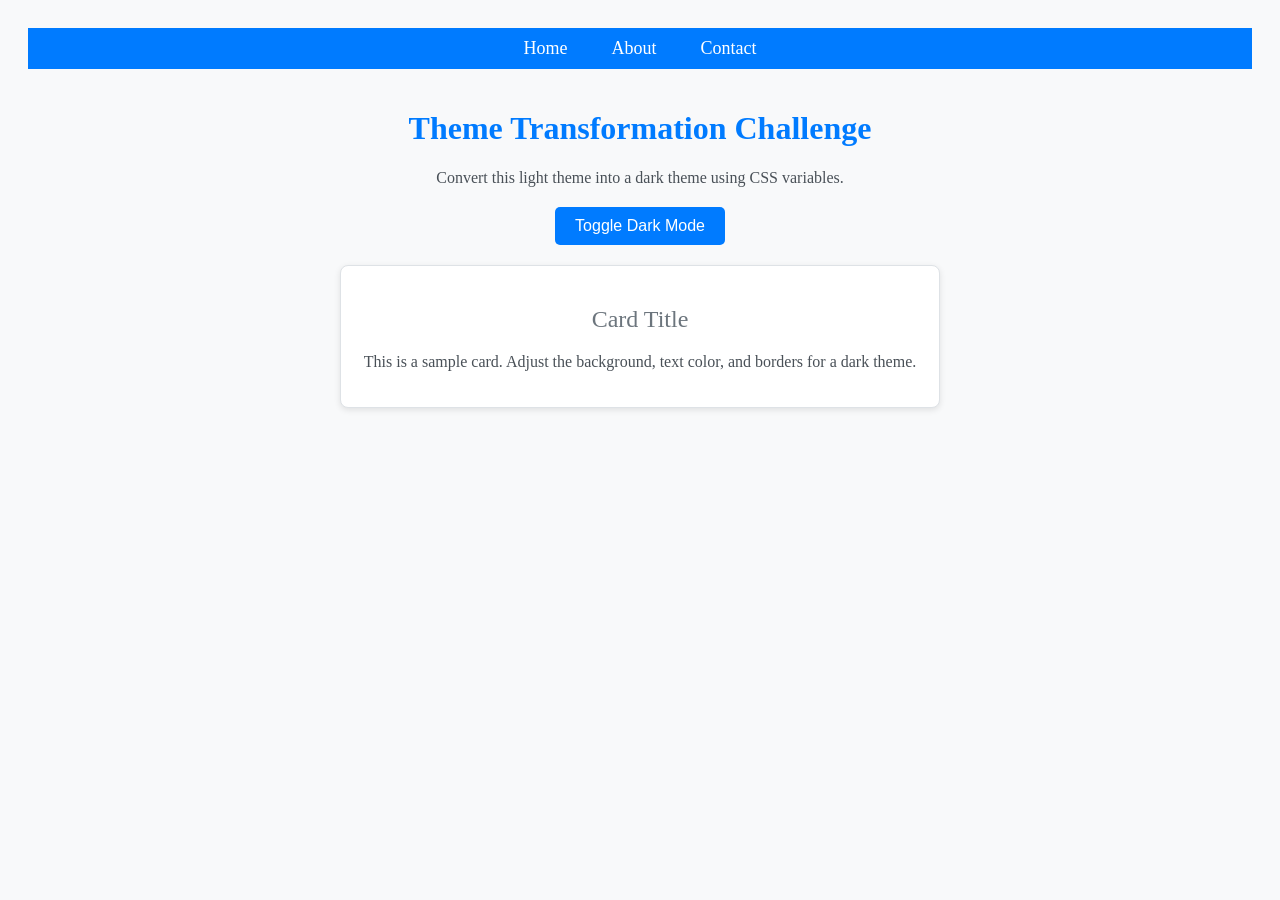
<file: 1_theme_transformation/assets/index.html>
<!DOCTYPE html>
<html lang="en">
<head>
    <meta charset="UTF-8">
    <meta name="viewport" content="width=device-width, initial-scale=1.0">
    <title>Theme Transformation Challenge</title>
    <style>
        :root {
            --bg-color: #f8f9fa;
            --text-color: #343a40;
            --card-bg: #ffffff;
            --card-border: #dee2e6;
            --primary-color: #007bff;
            --secondary-color: #6c757d;
            --accent-color: #495057;
        }

        [data-theme="dark"] {
            --bg-color: #343a40;
            --text-color: #f8f9fa;
            --card-bg: #495057;
            --card-border: #6c757d;
            --primary-color: #17a2b8;
            --secondary-color: #adb5bd;
            --accent-color: #e9ecef;
        }

        body {
            background-color: var(--bg-color);
            color: var(--text-color);
            font-family: 'Georgia', serif;
            text-align: center;
            padding: 20px;
        }

        .navbar {
            background-color: var(--primary-color);
            padding: 10px 0;
            text-align: center;
        }

        .navbar a {
            color: white;
            text-decoration: none;
            padding: 10px 20px;
            font-size: 18px;
        }

        .navbar a:hover {
            background-color: var(--secondary-color);
            border-radius: 5px;
        }

        .container {
            max-width: 600px;
            margin: 0 auto;
            padding-top: 20px;
        }

        .toggle-container {
            margin: 20px 0;
        }

        .toggle-button {
            background-color: var(--primary-color);
            color: white;
            border: none;
            padding: 10px 20px;
            font-size: 16px;
            cursor: pointer;
            border-radius: 5px;
            transition: background 0.3s ease;
        }

        .toggle-button:hover {
            background-color: var(--secondary-color);
        }

        h1 {
            color: var(--primary-color);
            font-weight: bold;
        }

        p {
            color: var(--accent-color);
        }

        .card {
            background-color: var(--card-bg);
            border: 1px solid var(--card-border);
            padding: 20px;
            margin: 20px 0;
            border-radius: 8px;
            box-shadow: 0px 2px 6px rgba(0, 0, 0, 0.1);
            transition: all 0.3s ease-in-out;
        }

        .card:hover {
            transform: scale(1.02);
            border-color: var(--primary-color);
            box-shadow: 0px 2px 10px rgba(0, 123, 255, 0.2);
        }

        h2 {
            color: var(--secondary-color);
            font-weight: normal;
        }
    </style>
</head>
<body>
    <div class="navbar">
        <a href="#">Home</a>
        <a href="#">About</a>
        <a href="#">Contact</a>
    </div>
    <div class="container">
        <h1>Theme Transformation Challenge</h1>
        <p>Convert this light theme into a dark theme using CSS variables.</p>
        
        <div class="toggle-container">
            <button class="toggle-button" onclick="toggleTheme()">Toggle Dark Mode</button>
        </div>
        
        <div class="card">
            <h2>Card Title</h2>
            <p>This is a sample card. Adjust the background, text color, and borders for a dark theme.</p>
        </div>
    </div>
    
    <script>
        function toggleTheme() {
            //write your code here 
        }
    </script>
</body>
</html>
</file>
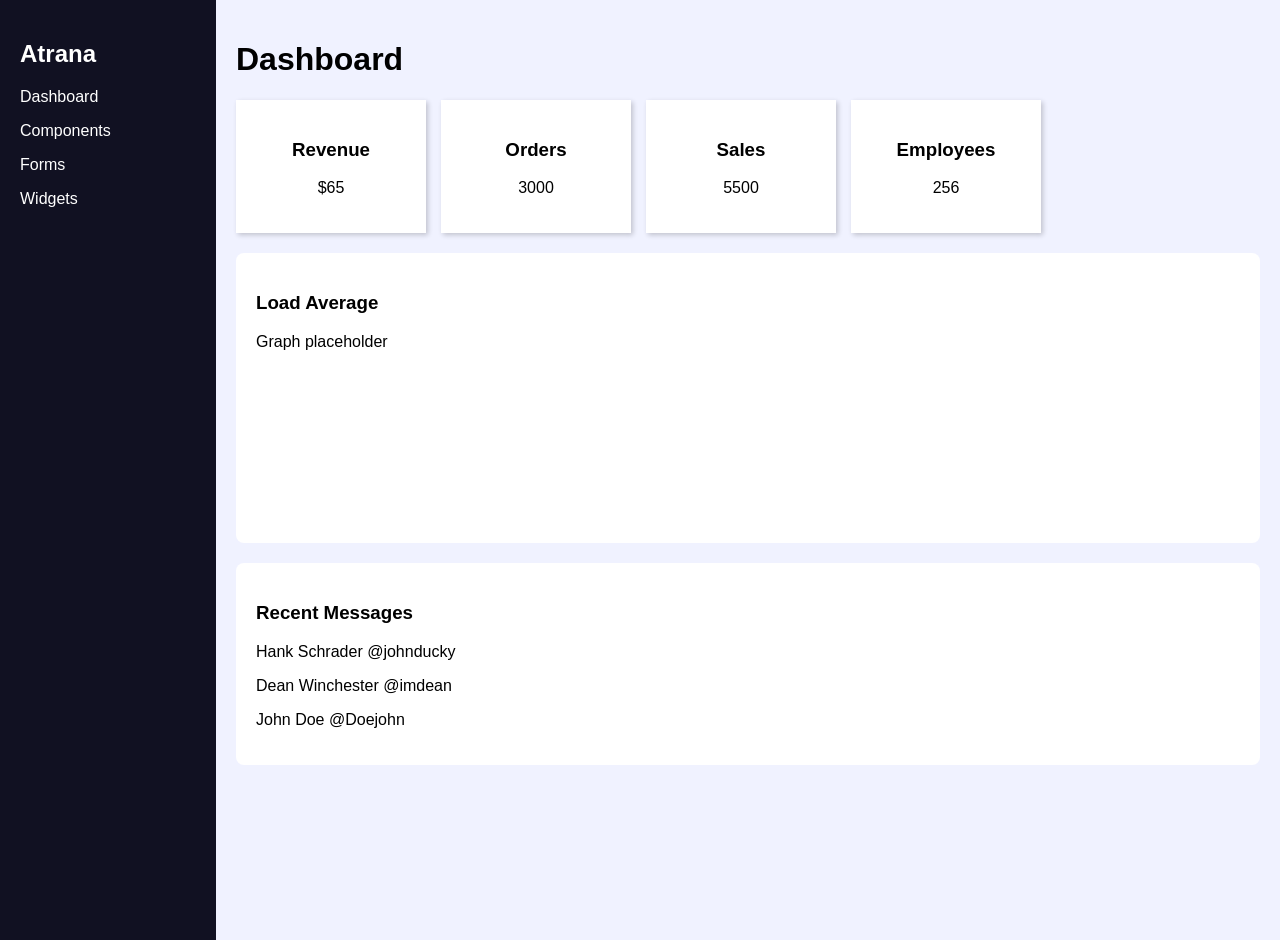
<file: 4_dashboard/assets/dashboard.html>
<!DOCTYPE html>
<html lang="en">
<head>
    <meta charset="UTF-8">
    <meta name="viewport" content="width=device-width, initial-scale=1.0">
    <title>Dashboard</title>
    <style>
        body {
            font-family: Arial, sans-serif;
            background-color: #f0f2ff;
            margin: 0;
            padding: 0;
            display: flex;
        }

        .sidebar {
            width: 220px;
            height: 100vh;
            background: #112;
            padding: 20px;
            color: #fff;
        }

        .dashboard-content {
            margn-left: 220px; /* Error: should be 'margin-left' */
            padding: 20px;
            width: 100%;
        }

        .cards {
            display: flex;
            gap: 15px;
        }

        .card {
            width: 150px;
            background: #fff;
            padding: 20px;
            border-radious: 8px; /* Error: should be 'border-radius' */
            box-shadow: 2px 2px 5px rgba(0, 0, 0, 0.2);
            text-align: center;
        }

        .chart {
            background: white;
            padding: 20px;
            margin-top: 20px;
            border-radius: 8px;
            widht: 90%; /* Error: should be 'width' */
            height: 250px;
        }

        .messages {
            background: white;
            padding: 20px;
            margin-top: 20px;
            border-radius: 8px;
        }
    </style>
</head>
<body>

    <div class="sidebar">
        <h2>Atrana</h2>
        <p>Dashboard</p>
        <p>Components</p>
        <p>Forms</p>
        <p>Widgets</p>
    </div>

    <div class="dashboard-content">
        <h1>Dashboard</h1>
        
        <div class="cards">
            <div class="card">
                <h3>Revenue</h3>
                <p>$65</p>
            </div>
            <div class="card">
                <h3>Orders</h3>
                <p>3000</p>
            </div>
            <div class="card">
                <h3>Sales</h3>
                <p>5500</p>
            </div>
            <div class="card">
                <h3>Employees</h3>
                <p>256</p>
            </div>
        </div>

        <div class="chart">
            <h3>Load Average</h3>
            <p>Graph placeholder</p>
        </div>

        <div class="messages">
            <h3>Recent Messages</h3>
            <p>Hank Schrader @johnducky</p>
            <p>Dean Winchester @imdean</p>
            <p>John Doe @Doejohn</p>
        </div>
    </div>

</body>
</html>
</file>
